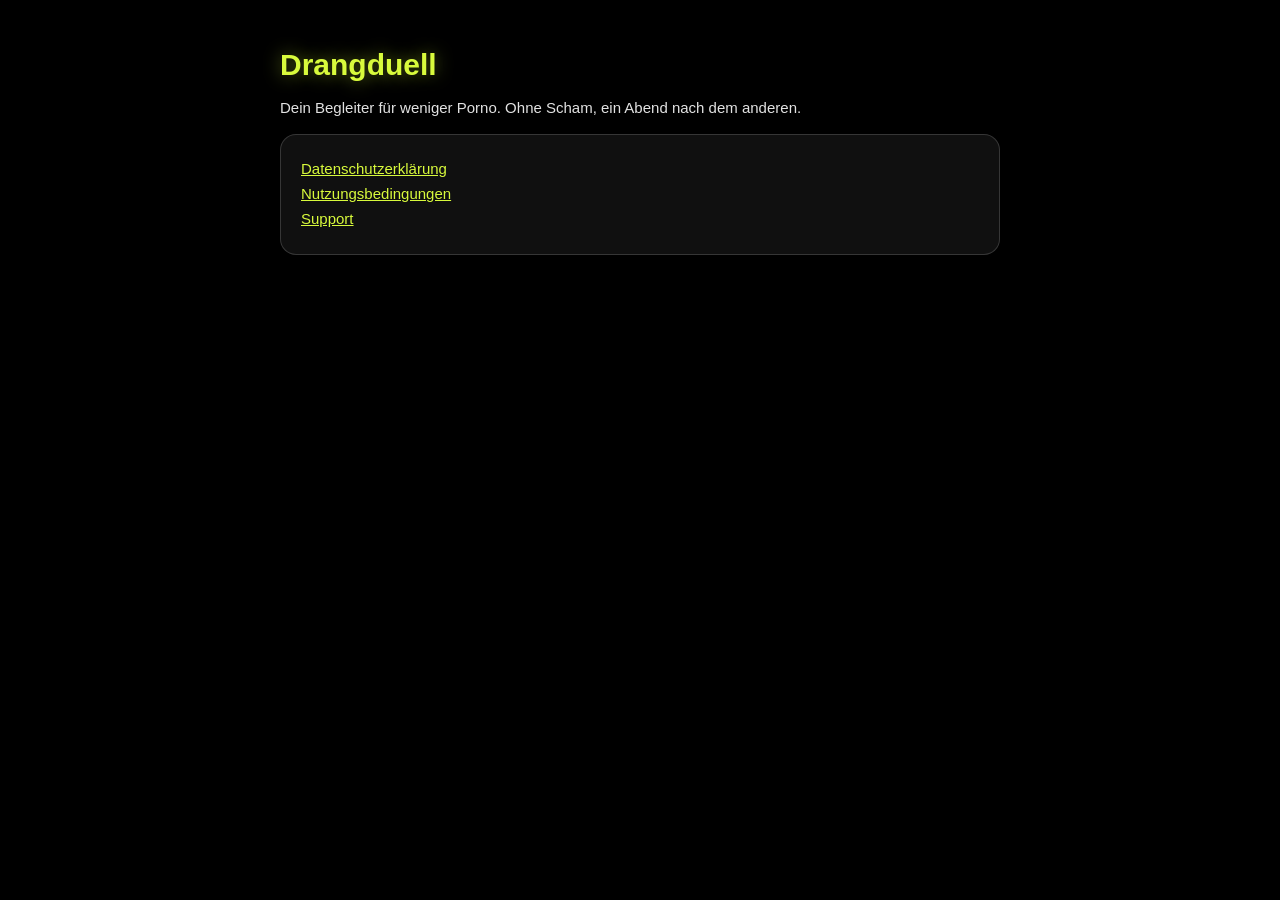
<file: index.html>
<!DOCTYPE html>
<!-- ENTWURF 17.11.2026 -->
<html lang="de">
<head>
<meta charset="utf-8">
<meta name="viewport" content="width=device-width, initial-scale=1">
<title>Drangduell</title>
<link rel="stylesheet" href="stil.css">
</head>
<body>
<div class="seite">
<h1>Drangduell</h1>
<p>Dein Begleiter für weniger Porno. Ohne Scham, ein Abend nach dem anderen.</p>
<div class="karte"><p><a href="datenschutz.html">Datenschutzerklärung</a><br><a href="nutzungsbedingungen.html">Nutzungsbedingungen</a><br><a href="support.html">Support</a></p></div>
</div>
</body>
</html>
</file>
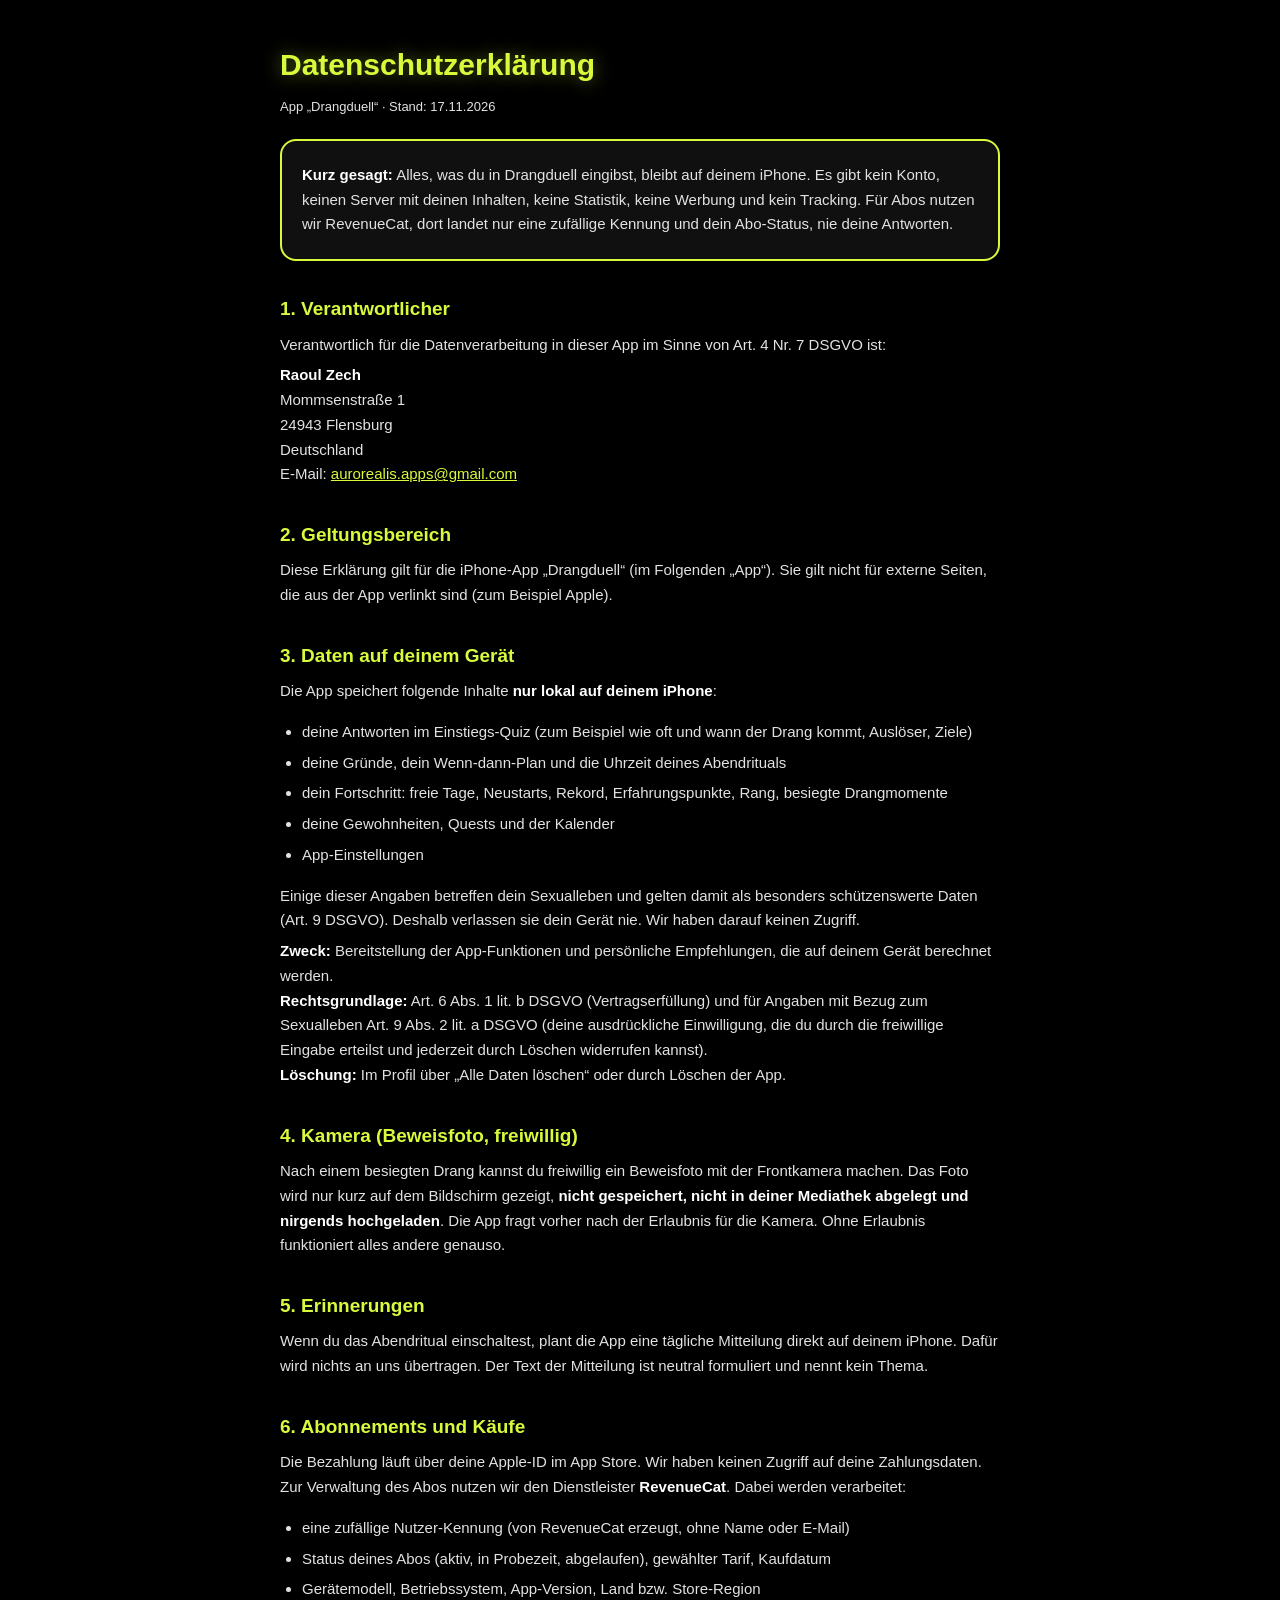
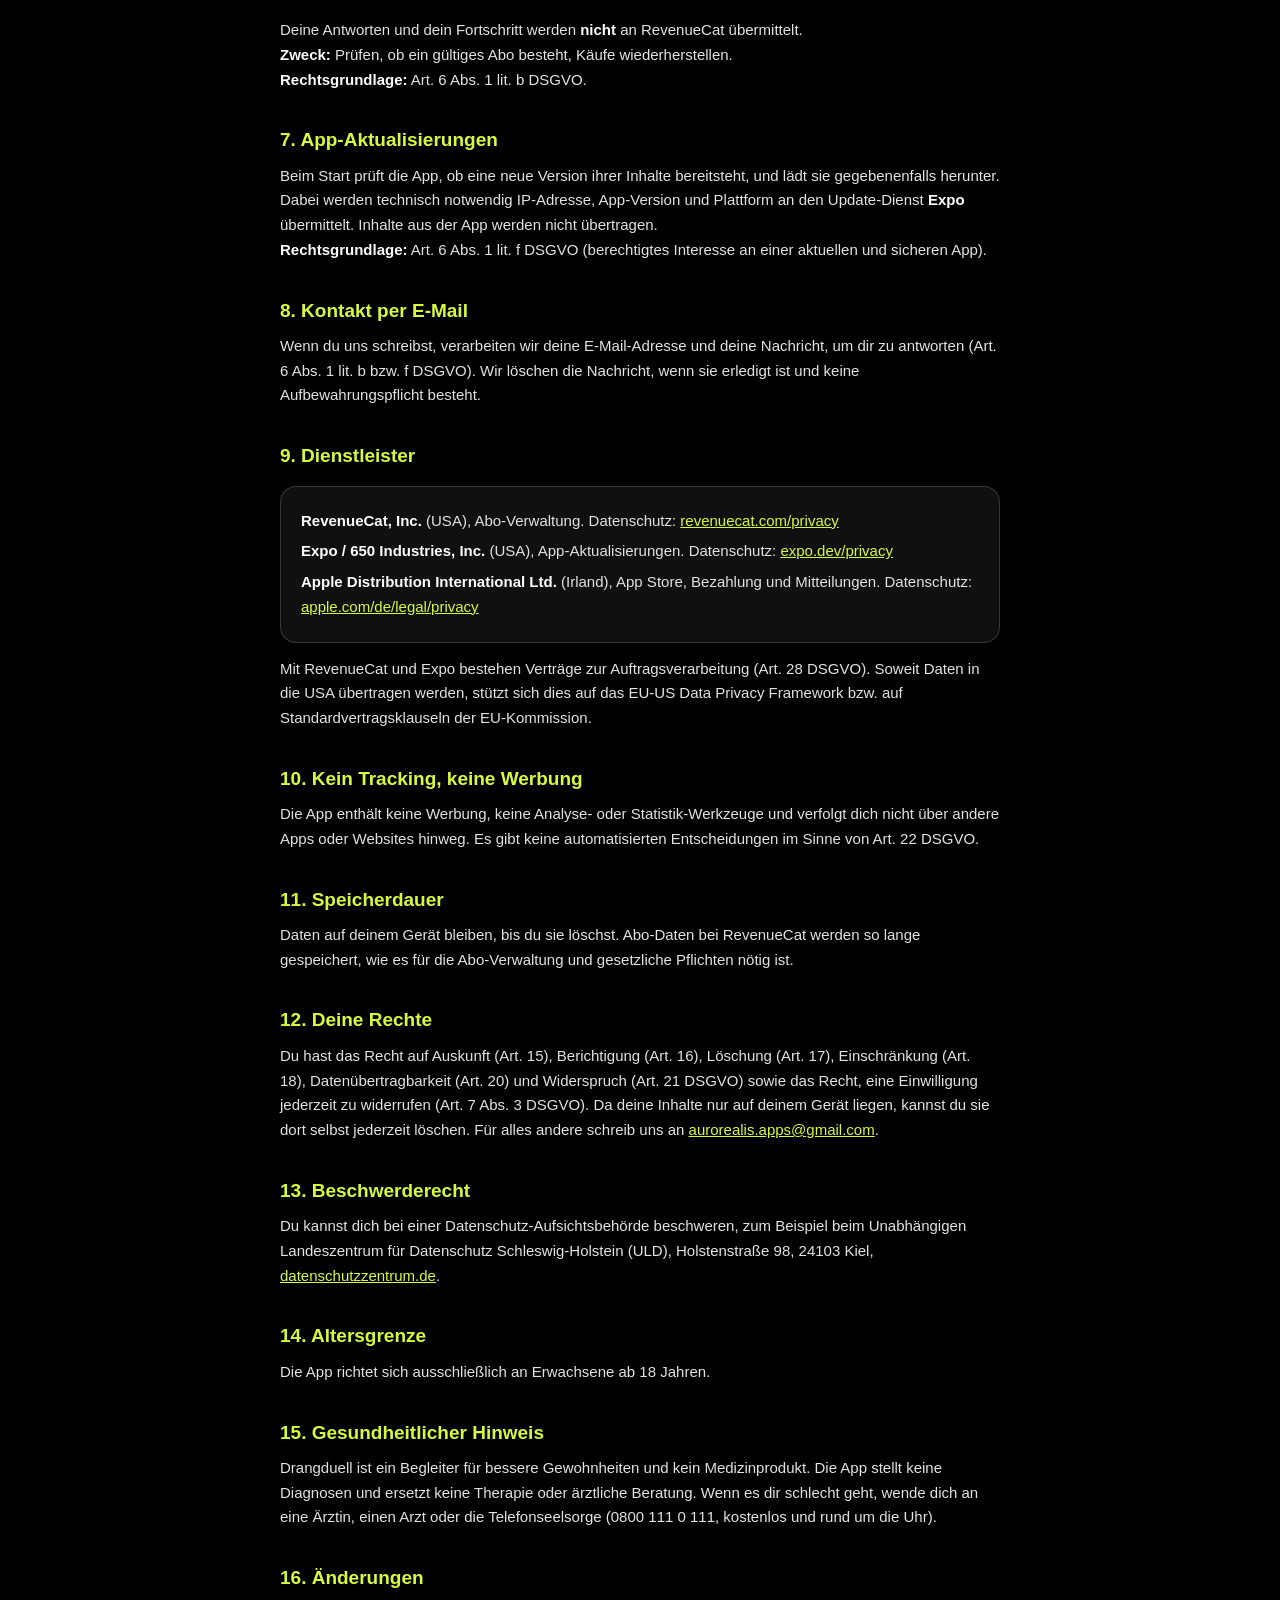
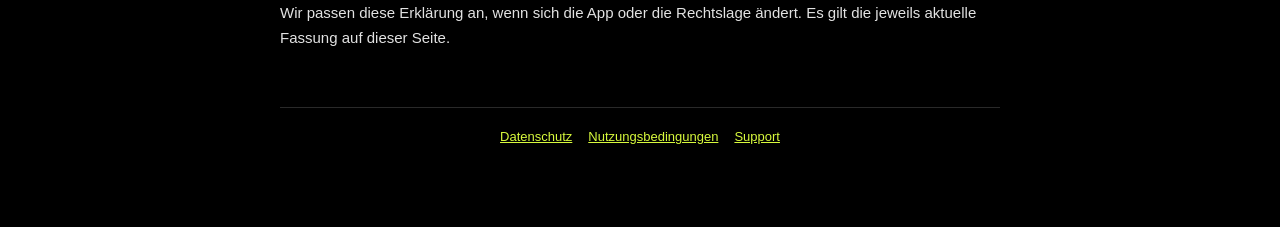
<file: datenschutz.html>
<!DOCTYPE html>
<!-- ENTWURF 17.11.2026: erst nach Raouls OK auf GitHub Pages (Repo drangduell-legal) veröffentlichen -->
<html lang="de">
<head>
<meta charset="utf-8">
<meta name="viewport" content="width=device-width, initial-scale=1">
<title>Datenschutzerklärung · Drangduell</title>
<link rel="stylesheet" href="stil.css">
</head>
<body>
<div class="seite">
<h1>Datenschutzerklärung</h1>
<p class="meta">App „Drangduell“ · Stand: 17.11.2026</p>

<div class="karte akzent">
<p><strong>Kurz gesagt:</strong> Alles, was du in Drangduell eingibst, bleibt auf deinem iPhone. Es gibt kein Konto, keinen Server mit deinen Inhalten, keine Statistik, keine Werbung und kein Tracking. Für Abos nutzen wir RevenueCat, dort landet nur eine zufällige Kennung und dein Abo-Status, nie deine Antworten.</p>
</div>

<h2>1. Verantwortlicher</h2>
<p>Verantwortlich für die Datenverarbeitung in dieser App im Sinne von Art. 4 Nr. 7 DSGVO ist:</p>
<p><strong>Raoul Zech</strong><br>Mommsenstraße 1<br>24943 Flensburg<br>Deutschland<br>E-Mail: <a href="mailto:aurorealis.apps@gmail.com">aurorealis.apps@gmail.com</a></p>

<h2>2. Geltungsbereich</h2>
<p>Diese Erklärung gilt für die iPhone-App „Drangduell“ (im Folgenden „App“). Sie gilt nicht für externe Seiten, die aus der App verlinkt sind (zum Beispiel Apple).</p>

<h2>3. Daten auf deinem Gerät</h2>
<p>Die App speichert folgende Inhalte <strong>nur lokal auf deinem iPhone</strong>:</p>
<ul>
<li>deine Antworten im Einstiegs-Quiz (zum Beispiel wie oft und wann der Drang kommt, Auslöser, Ziele)</li>
<li>deine Gründe, dein Wenn-dann-Plan und die Uhrzeit deines Abendrituals</li>
<li>dein Fortschritt: freie Tage, Neustarts, Rekord, Erfahrungspunkte, Rang, besiegte Drangmomente</li>
<li>deine Gewohnheiten, Quests und der Kalender</li>
<li>App-Einstellungen</li>
</ul>
<p>Einige dieser Angaben betreffen dein Sexualleben und gelten damit als besonders schützenswerte Daten (Art. 9 DSGVO). Deshalb verlassen sie dein Gerät nie. Wir haben darauf keinen Zugriff.</p>
<p><strong>Zweck:</strong> Bereitstellung der App-Funktionen und persönliche Empfehlungen, die auf deinem Gerät berechnet werden.<br>
<strong>Rechtsgrundlage:</strong> Art. 6 Abs. 1 lit. b DSGVO (Vertragserfüllung) und für Angaben mit Bezug zum Sexualleben Art. 9 Abs. 2 lit. a DSGVO (deine ausdrückliche Einwilligung, die du durch die freiwillige Eingabe erteilst und jederzeit durch Löschen widerrufen kannst).<br>
<strong>Löschung:</strong> Im Profil über „Alle Daten löschen“ oder durch Löschen der App.</p>

<h2>4. Kamera (Beweisfoto, freiwillig)</h2>
<p>Nach einem besiegten Drang kannst du freiwillig ein Beweisfoto mit der Frontkamera machen. Das Foto wird nur kurz auf dem Bildschirm gezeigt, <strong>nicht gespeichert, nicht in deiner Mediathek abgelegt und nirgends hochgeladen</strong>. Die App fragt vorher nach der Erlaubnis für die Kamera. Ohne Erlaubnis funktioniert alles andere genauso.</p>

<h2>5. Erinnerungen</h2>
<p>Wenn du das Abendritual einschaltest, plant die App eine tägliche Mitteilung direkt auf deinem iPhone. Dafür wird nichts an uns übertragen. Der Text der Mitteilung ist neutral formuliert und nennt kein Thema.</p>

<h2>6. Abonnements und Käufe</h2>
<p>Die Bezahlung läuft über deine Apple-ID im App Store. Wir haben keinen Zugriff auf deine Zahlungsdaten. Zur Verwaltung des Abos nutzen wir den Dienstleister <strong>RevenueCat</strong>. Dabei werden verarbeitet:</p>
<ul>
<li>eine zufällige Nutzer-Kennung (von RevenueCat erzeugt, ohne Name oder E-Mail)</li>
<li>Status deines Abos (aktiv, in Probezeit, abgelaufen), gewählter Tarif, Kaufdatum</li>
<li>Gerätemodell, Betriebssystem, App-Version, Land bzw. Store-Region</li>
</ul>
<p>Deine Antworten und dein Fortschritt werden <strong>nicht</strong> an RevenueCat übermittelt.<br>
<strong>Zweck:</strong> Prüfen, ob ein gültiges Abo besteht, Käufe wiederherstellen.<br>
<strong>Rechtsgrundlage:</strong> Art. 6 Abs. 1 lit. b DSGVO.</p>

<h2>7. App-Aktualisierungen</h2>
<p>Beim Start prüft die App, ob eine neue Version ihrer Inhalte bereitsteht, und lädt sie gegebenenfalls herunter. Dabei werden technisch notwendig IP-Adresse, App-Version und Plattform an den Update-Dienst <strong>Expo</strong> übermittelt. Inhalte aus der App werden nicht übertragen.<br>
<strong>Rechtsgrundlage:</strong> Art. 6 Abs. 1 lit. f DSGVO (berechtigtes Interesse an einer aktuellen und sicheren App).</p>

<h2>8. Kontakt per E-Mail</h2>
<p>Wenn du uns schreibst, verarbeiten wir deine E-Mail-Adresse und deine Nachricht, um dir zu antworten (Art. 6 Abs. 1 lit. b bzw. f DSGVO). Wir löschen die Nachricht, wenn sie erledigt ist und keine Aufbewahrungspflicht besteht.</p>

<h2>9. Dienstleister</h2>
<div class="karte">
<p><strong>RevenueCat, Inc.</strong> (USA), Abo-Verwaltung. Datenschutz: <a href="https://www.revenuecat.com/privacy">revenuecat.com/privacy</a></p>
<p><strong>Expo / 650 Industries, Inc.</strong> (USA), App-Aktualisierungen. Datenschutz: <a href="https://expo.dev/privacy">expo.dev/privacy</a></p>
<p><strong>Apple Distribution International Ltd.</strong> (Irland), App Store, Bezahlung und Mitteilungen. Datenschutz: <a href="https://www.apple.com/de/legal/privacy/">apple.com/de/legal/privacy</a></p>
</div>
<p>Mit RevenueCat und Expo bestehen Verträge zur Auftragsverarbeitung (Art. 28 DSGVO). Soweit Daten in die USA übertragen werden, stützt sich dies auf das EU-US Data Privacy Framework bzw. auf Standardvertragsklauseln der EU-Kommission.</p>

<h2>10. Kein Tracking, keine Werbung</h2>
<p>Die App enthält keine Werbung, keine Analyse- oder Statistik-Werkzeuge und verfolgt dich nicht über andere Apps oder Websites hinweg. Es gibt keine automatisierten Entscheidungen im Sinne von Art. 22 DSGVO.</p>

<h2>11. Speicherdauer</h2>
<p>Daten auf deinem Gerät bleiben, bis du sie löschst. Abo-Daten bei RevenueCat werden so lange gespeichert, wie es für die Abo-Verwaltung und gesetzliche Pflichten nötig ist.</p>

<h2>12. Deine Rechte</h2>
<p>Du hast das Recht auf Auskunft (Art. 15), Berichtigung (Art. 16), Löschung (Art. 17), Einschränkung (Art. 18), Datenübertragbarkeit (Art. 20) und Widerspruch (Art. 21 DSGVO) sowie das Recht, eine Einwilligung jederzeit zu widerrufen (Art. 7 Abs. 3 DSGVO). Da deine Inhalte nur auf deinem Gerät liegen, kannst du sie dort selbst jederzeit löschen. Für alles andere schreib uns an <a href="mailto:aurorealis.apps@gmail.com">aurorealis.apps@gmail.com</a>.</p>

<h2>13. Beschwerderecht</h2>
<p>Du kannst dich bei einer Datenschutz-Aufsichtsbehörde beschweren, zum Beispiel beim Unabhängigen Landeszentrum für Datenschutz Schleswig-Holstein (ULD), Holstenstraße 98, 24103 Kiel, <a href="https://www.datenschutzzentrum.de">datenschutzzentrum.de</a>.</p>

<h2>14. Altersgrenze</h2>
<p>Die App richtet sich ausschließlich an Erwachsene ab 18 Jahren.</p>

<h2>15. Gesundheitlicher Hinweis</h2>
<p>Drangduell ist ein Begleiter für bessere Gewohnheiten und kein Medizinprodukt. Die App stellt keine Diagnosen und ersetzt keine Therapie oder ärztliche Beratung. Wenn es dir schlecht geht, wende dich an eine Ärztin, einen Arzt oder die Telefonseelsorge (0800 111 0 111, kostenlos und rund um die Uhr).</p>

<h2>16. Änderungen</h2>
<p>Wir passen diese Erklärung an, wenn sich die App oder die Rechtslage ändert. Es gilt die jeweils aktuelle Fassung auf dieser Seite.</p>

<div class="fuss"><a href="datenschutz.html">Datenschutz</a><a href="nutzungsbedingungen.html">Nutzungsbedingungen</a><a href="support.html">Support</a></div>
</div>
</body>
</html>
</file>
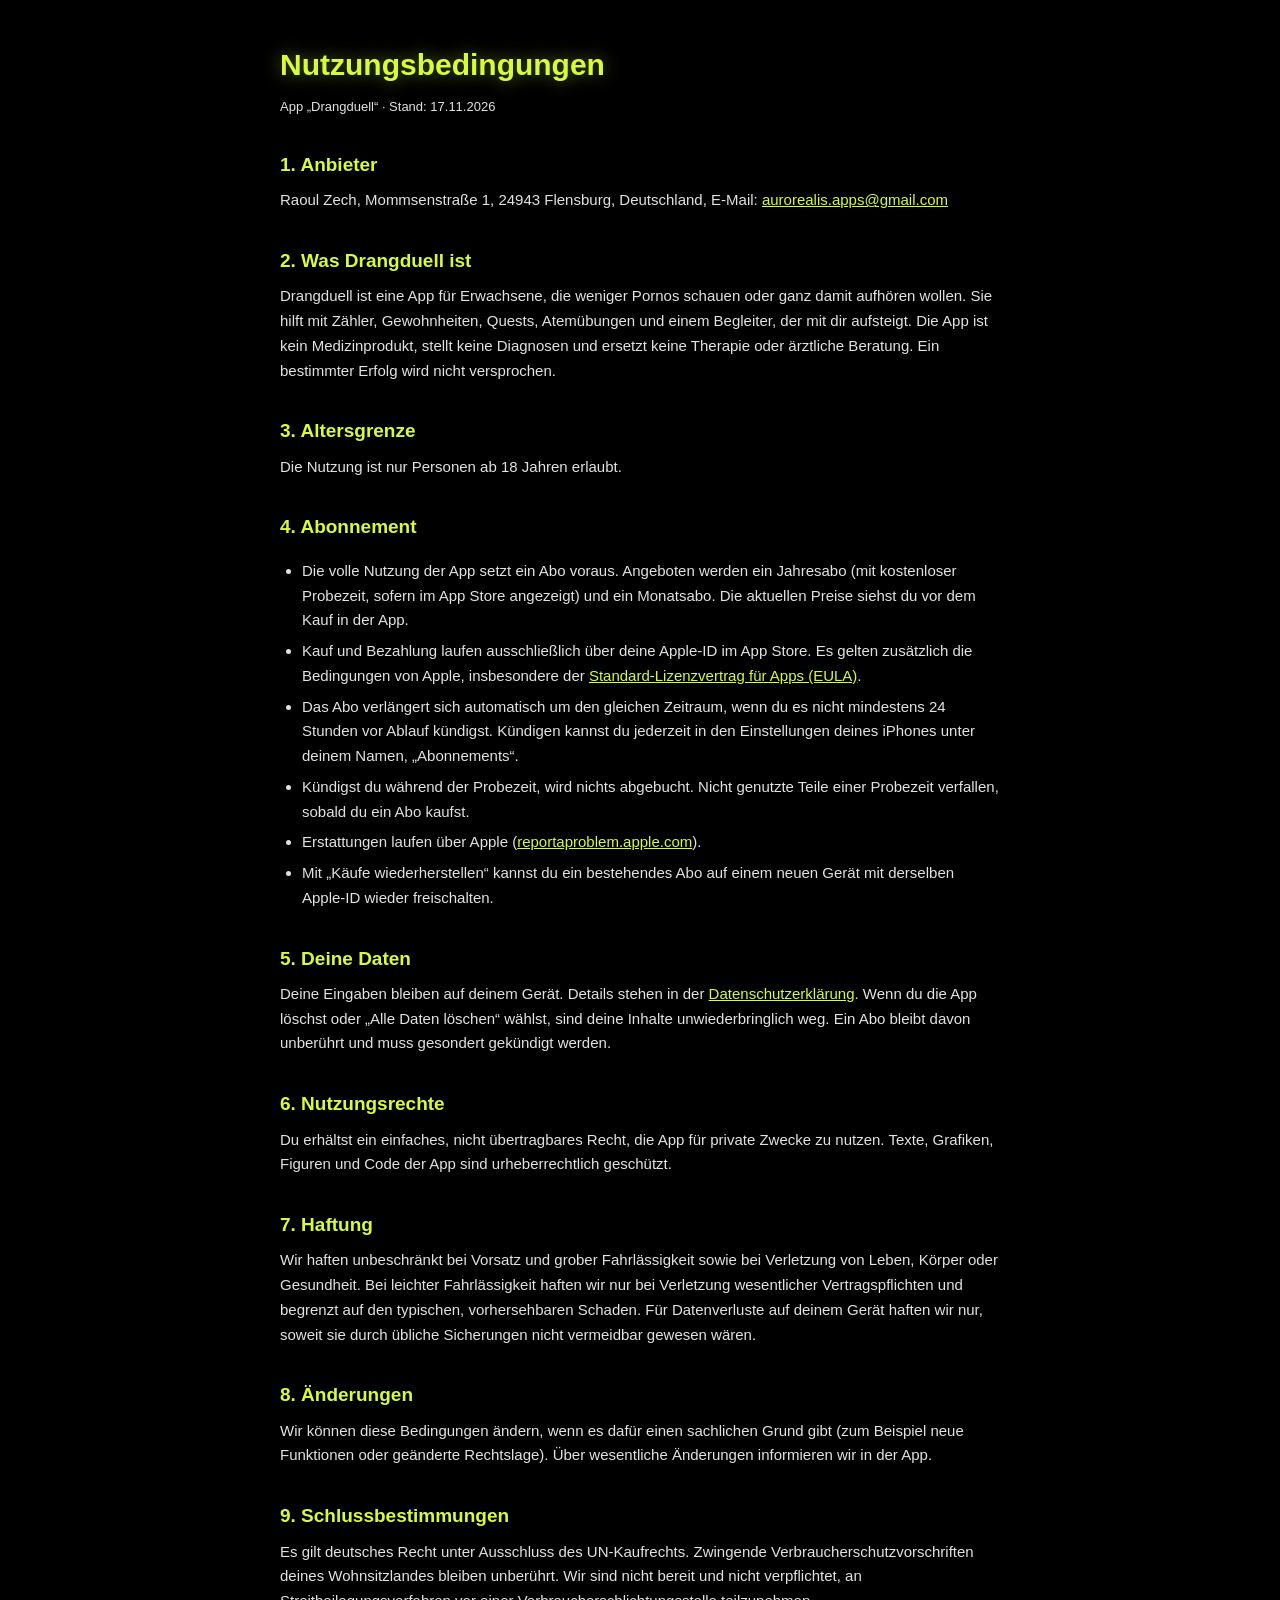
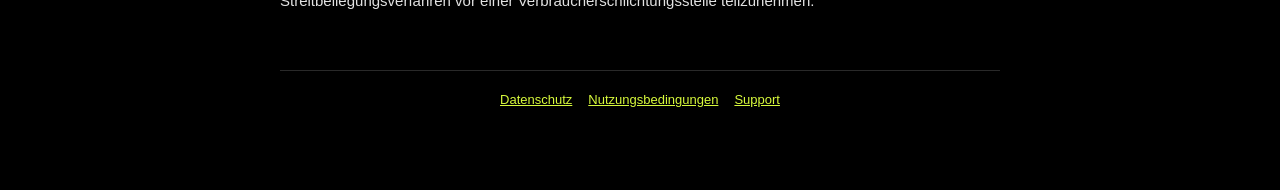
<file: nutzungsbedingungen.html>
<!DOCTYPE html>
<!-- ENTWURF 17.11.2026: erst nach Raouls OK auf GitHub Pages (Repo drangduell-legal) veröffentlichen -->
<html lang="de">
<head>
<meta charset="utf-8">
<meta name="viewport" content="width=device-width, initial-scale=1">
<title>Nutzungsbedingungen · Drangduell</title>
<link rel="stylesheet" href="stil.css">
</head>
<body>
<div class="seite">
<h1>Nutzungsbedingungen</h1>
<p class="meta">App „Drangduell“ · Stand: 17.11.2026</p>

<h2>1. Anbieter</h2>
<p>Raoul Zech, Mommsenstraße 1, 24943 Flensburg, Deutschland, E-Mail: <a href="mailto:aurorealis.apps@gmail.com">aurorealis.apps@gmail.com</a></p>

<h2>2. Was Drangduell ist</h2>
<p>Drangduell ist eine App für Erwachsene, die weniger Pornos schauen oder ganz damit aufhören wollen. Sie hilft mit Zähler, Gewohnheiten, Quests, Atemübungen und einem Begleiter, der mit dir aufsteigt. Die App ist kein Medizinprodukt, stellt keine Diagnosen und ersetzt keine Therapie oder ärztliche Beratung. Ein bestimmter Erfolg wird nicht versprochen.</p>

<h2>3. Altersgrenze</h2>
<p>Die Nutzung ist nur Personen ab 18 Jahren erlaubt.</p>

<h2>4. Abonnement</h2>
<ul>
<li>Die volle Nutzung der App setzt ein Abo voraus. Angeboten werden ein Jahresabo (mit kostenloser Probezeit, sofern im App Store angezeigt) und ein Monatsabo. Die aktuellen Preise siehst du vor dem Kauf in der App.</li>
<li>Kauf und Bezahlung laufen ausschließlich über deine Apple-ID im App Store. Es gelten zusätzlich die Bedingungen von Apple, insbesondere der <a href="https://www.apple.com/legal/internet-services/itunes/dev/stdeula/">Standard-Lizenzvertrag für Apps (EULA)</a>.</li>
<li>Das Abo verlängert sich automatisch um den gleichen Zeitraum, wenn du es nicht mindestens 24 Stunden vor Ablauf kündigst. Kündigen kannst du jederzeit in den Einstellungen deines iPhones unter deinem Namen, „Abonnements“.</li>
<li>Kündigst du während der Probezeit, wird nichts abgebucht. Nicht genutzte Teile einer Probezeit verfallen, sobald du ein Abo kaufst.</li>
<li>Erstattungen laufen über Apple (<a href="https://reportaproblem.apple.com">reportaproblem.apple.com</a>).</li>
<li>Mit „Käufe wiederherstellen“ kannst du ein bestehendes Abo auf einem neuen Gerät mit derselben Apple-ID wieder freischalten.</li>
</ul>

<h2>5. Deine Daten</h2>
<p>Deine Eingaben bleiben auf deinem Gerät. Details stehen in der <a href="datenschutz.html">Datenschutzerklärung</a>. Wenn du die App löschst oder „Alle Daten löschen“ wählst, sind deine Inhalte unwiederbringlich weg. Ein Abo bleibt davon unberührt und muss gesondert gekündigt werden.</p>

<h2>6. Nutzungsrechte</h2>
<p>Du erhältst ein einfaches, nicht übertragbares Recht, die App für private Zwecke zu nutzen. Texte, Grafiken, Figuren und Code der App sind urheberrechtlich geschützt.</p>

<h2>7. Haftung</h2>
<p>Wir haften unbeschränkt bei Vorsatz und grober Fahrlässigkeit sowie bei Verletzung von Leben, Körper oder Gesundheit. Bei leichter Fahrlässigkeit haften wir nur bei Verletzung wesentlicher Vertragspflichten und begrenzt auf den typischen, vorhersehbaren Schaden. Für Datenverluste auf deinem Gerät haften wir nur, soweit sie durch übliche Sicherungen nicht vermeidbar gewesen wären.</p>

<h2>8. Änderungen</h2>
<p>Wir können diese Bedingungen ändern, wenn es dafür einen sachlichen Grund gibt (zum Beispiel neue Funktionen oder geänderte Rechtslage). Über wesentliche Änderungen informieren wir in der App.</p>

<h2>9. Schlussbestimmungen</h2>
<p>Es gilt deutsches Recht unter Ausschluss des UN-Kaufrechts. Zwingende Verbraucherschutzvorschriften deines Wohnsitzlandes bleiben unberührt. Wir sind nicht bereit und nicht verpflichtet, an Streitbeilegungsverfahren vor einer Verbraucherschlichtungsstelle teilzunehmen.</p>

<div class="fuss"><a href="datenschutz.html">Datenschutz</a><a href="nutzungsbedingungen.html">Nutzungsbedingungen</a><a href="support.html">Support</a></div>
</div>
</body>
</html>
</file>
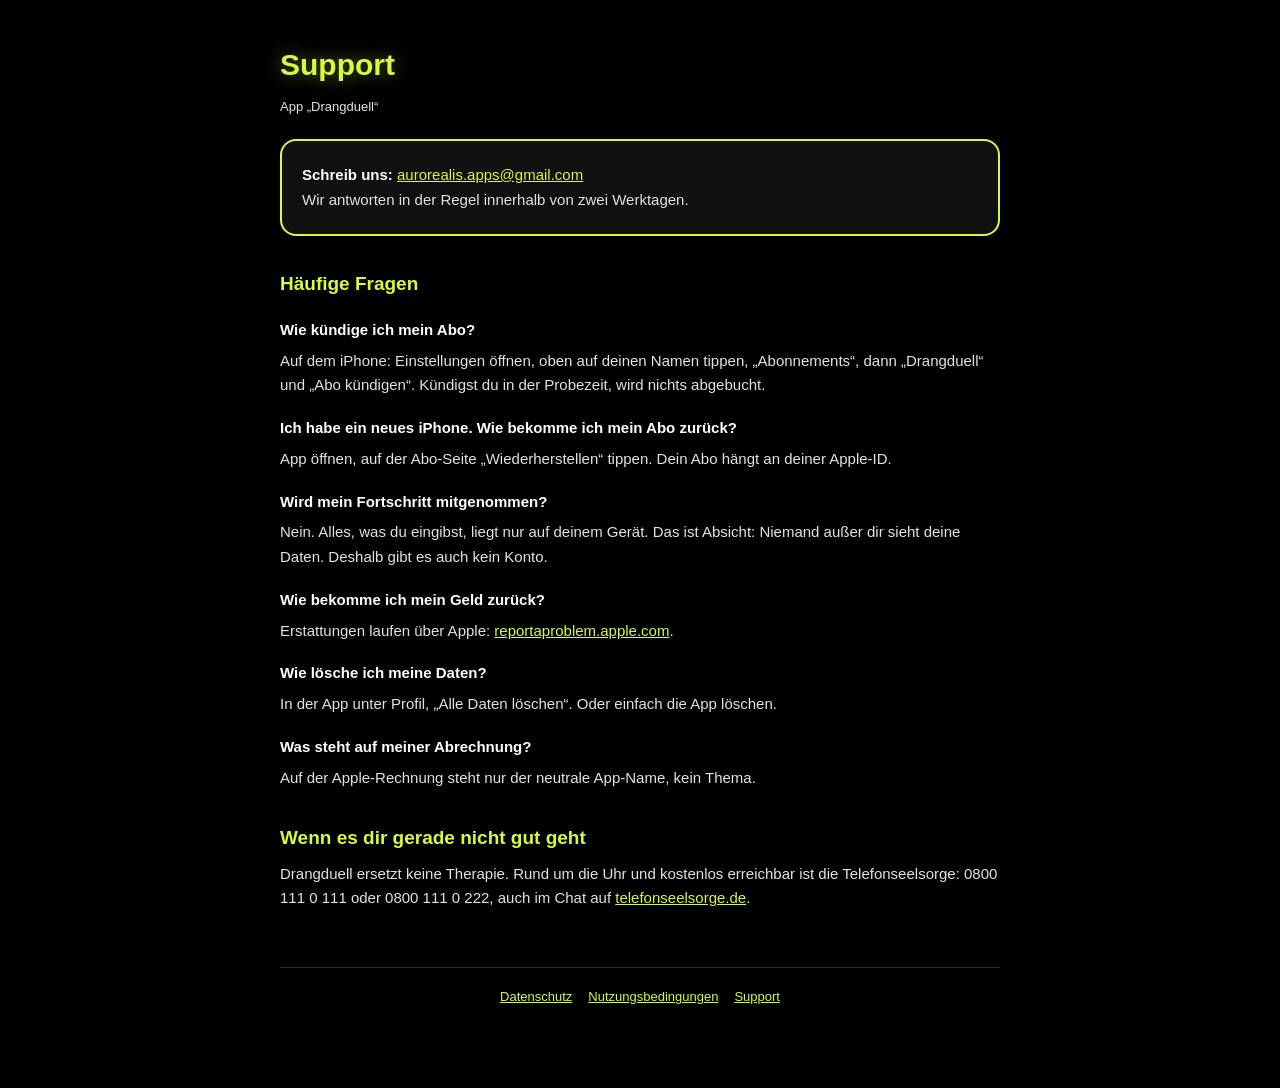
<file: support.html>
<!DOCTYPE html>
<!-- ENTWURF 17.11.2026: erst nach Raouls OK auf GitHub Pages (Repo drangduell-legal) veröffentlichen -->
<html lang="de">
<head>
<meta charset="utf-8">
<meta name="viewport" content="width=device-width, initial-scale=1">
<title>Support · Drangduell</title>
<link rel="stylesheet" href="stil.css">
</head>
<body>
<div class="seite">
<h1>Support</h1>
<p class="meta">App „Drangduell“</p>

<div class="karte akzent">
<p><strong>Schreib uns:</strong> <a href="mailto:aurorealis.apps@gmail.com?subject=Level%20Up">aurorealis.apps@gmail.com</a><br>Wir antworten in der Regel innerhalb von zwei Werktagen.</p>
</div>

<h2>Häufige Fragen</h2>
<h3>Wie kündige ich mein Abo?</h3>
<p>Auf dem iPhone: Einstellungen öffnen, oben auf deinen Namen tippen, „Abonnements“, dann „Drangduell“ und „Abo kündigen“. Kündigst du in der Probezeit, wird nichts abgebucht.</p>
<h3>Ich habe ein neues iPhone. Wie bekomme ich mein Abo zurück?</h3>
<p>App öffnen, auf der Abo-Seite „Wiederherstellen“ tippen. Dein Abo hängt an deiner Apple-ID.</p>
<h3>Wird mein Fortschritt mitgenommen?</h3>
<p>Nein. Alles, was du eingibst, liegt nur auf deinem Gerät. Das ist Absicht: Niemand außer dir sieht deine Daten. Deshalb gibt es auch kein Konto.</p>
<h3>Wie bekomme ich mein Geld zurück?</h3>
<p>Erstattungen laufen über Apple: <a href="https://reportaproblem.apple.com">reportaproblem.apple.com</a>.</p>
<h3>Wie lösche ich meine Daten?</h3>
<p>In der App unter Profil, „Alle Daten löschen“. Oder einfach die App löschen.</p>
<h3>Was steht auf meiner Abrechnung?</h3>
<p>Auf der Apple-Rechnung steht nur der neutrale App-Name, kein Thema.</p>

<h2>Wenn es dir gerade nicht gut geht</h2>
<p>Drangduell ersetzt keine Therapie. Rund um die Uhr und kostenlos erreichbar ist die Telefonseelsorge: 0800 111 0 111 oder 0800 111 0 222, auch im Chat auf <a href="https://www.telefonseelsorge.de">telefonseelsorge.de</a>.</p>

<div class="fuss"><a href="datenschutz.html">Datenschutz</a><a href="nutzungsbedingungen.html">Nutzungsbedingungen</a><a href="support.html">Support</a></div>
</div>
</body>
</html>
</file>
<file: stil.css>
:root { --bg:#000; --karte:#101010; --text:#FFFFFF; --leise:#E2E2E2; --lime:#D8FA3C; --rand:rgba(255,255,255,0.16); }
* { box-sizing: border-box; }
body { margin:0; background:var(--bg); color:var(--text); font-family:-apple-system,BlinkMacSystemFont,'Segoe UI',Roboto,Helvetica,Arial,sans-serif; line-height:1.65; }
.seite { max-width:760px; margin:0 auto; padding:40px 20px 80px; }
h1 { font-size:30px; margin:0 0 6px; color:var(--lime); text-shadow:0 0 18px rgba(216,250,60,0.45); }
h2 { font-size:19px; margin:32px 0 8px; color:var(--lime); }
h3 { font-size:15px; margin:18px 0 4px; }
p, li { font-size:15px; color:var(--leise); margin:6px 0; }
strong { color:var(--text); }
ul { padding-left:22px; }
a { color:var(--lime); }
.meta { font-size:13px; color:var(--leise); margin-bottom:22px; }
.karte { background:var(--karte); border:1px solid var(--rand); border-radius:16px; padding:16px 20px; margin:14px 0; }
.akzent { border:2px solid var(--lime); }
.fuss { font-size:13px; color:var(--leise); text-align:center; margin-top:56px; padding-top:18px; border-top:1px solid var(--rand); }
.fuss a { margin:0 8px; }
</file>
